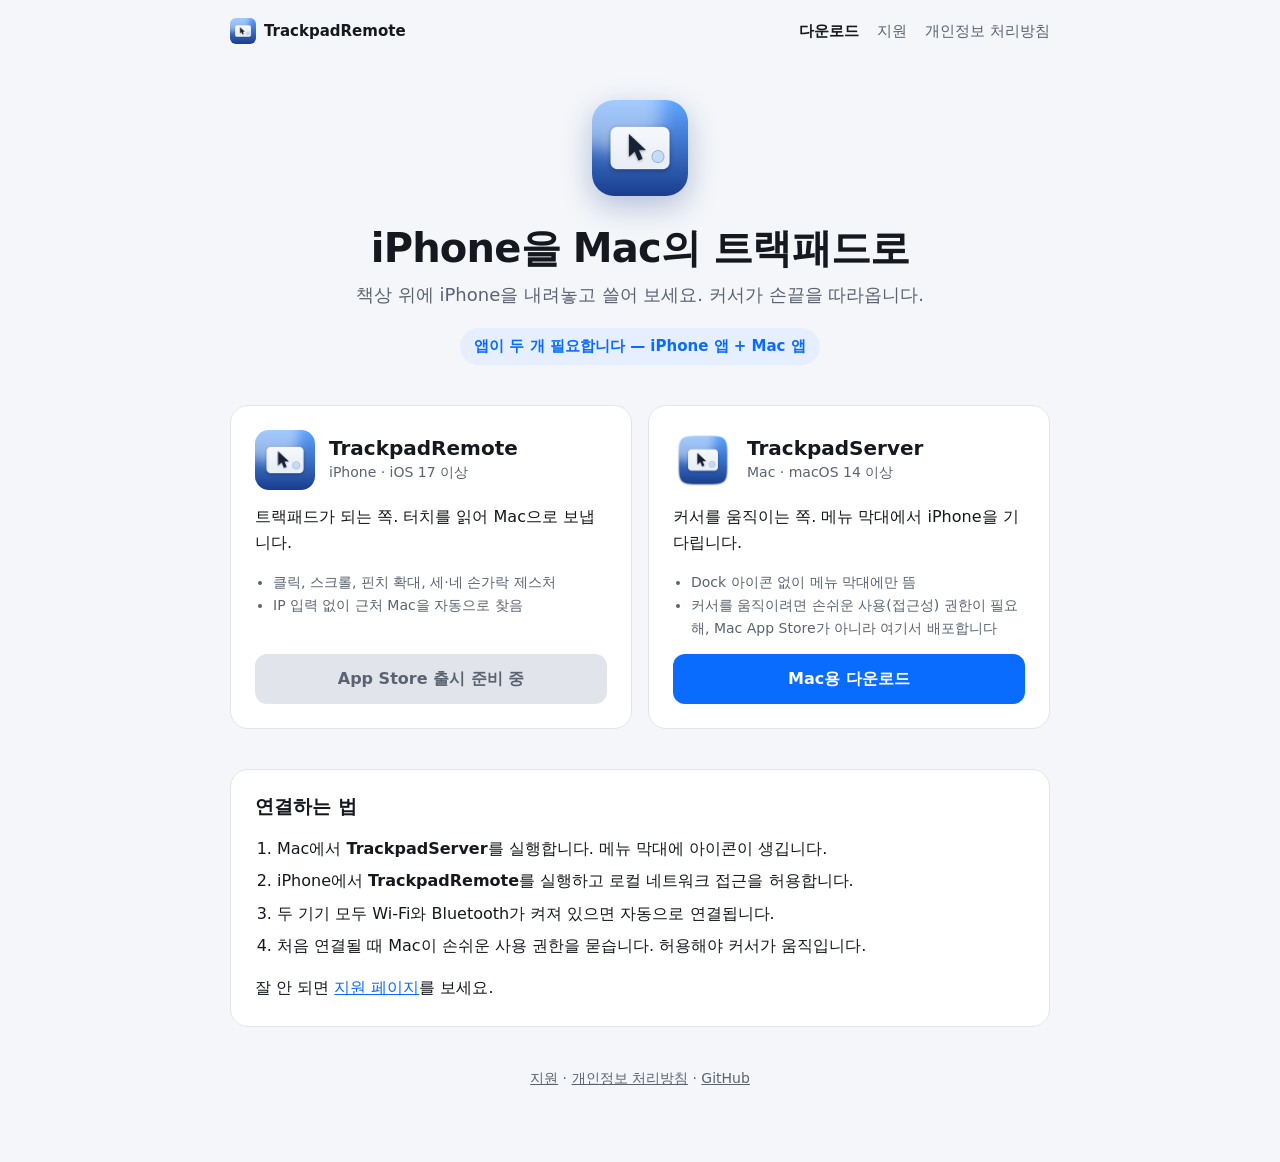
<file: docs/index.html>
<!doctype html>
<html lang="ko">
<head>
<meta charset="utf-8">
<meta name="viewport" content="width=device-width, initial-scale=1">
<title>TrackpadRemote</title>
<meta name="description" content="iPhone을 Mac의 무선 트랙패드로. iPhone 앱과 Mac 앱, 두 개가 함께 동작합니다.">
<!-- Once the iPhone app has an App Store id, also add the Smart App Banner:
     <meta name="apple-itunes-app" content="app-id=XXXXXXXXXX"> -->
<link rel="icon" href="icon-ios.png">
<link rel="apple-touch-icon" href="icon-ios.png">
<link rel="stylesheet" href="style.css">
</head>
<body>
<nav class="nav">
  <a class="brand" href="./"><img src="icon-ios.png" alt="">TrackpadRemote</a>
  <a href="./" aria-current="page">다운로드</a>
  <a href="support/">지원</a>
  <a href="privacy/">개인정보 처리방침</a>
</nav>
<main>
  <header class="hero">
    <img src="icon-ios.png" alt="">
    <h1>iPhone을 Mac의 트랙패드로</h1>
    <p class="lead">책상 위에 iPhone을 내려놓고 쓸어 보세요. 커서가 손끝을 따라옵니다.</p>
    <span class="pair">앱이 두 개 필요합니다 — iPhone 앱 + Mac 앱</span>
  </header>

  <div class="apps">
    <article class="app" id="ios">
      <span class="here-tag">이 기기용</span>
      <div class="app-head">
        <img class="rounded" src="icon-ios.png" alt="">
        <div>
          <h2>TrackpadRemote</h2>
          <p class="platform">iPhone · iOS 17 이상</p>
        </div>
      </div>
      <p>트랙패드가 되는 쪽. 터치를 읽어 Mac으로 보냅니다.</p>
      <ul>
        <li>클릭, 스크롤, 핀치 확대, 세·네 손가락 제스처</li>
        <li>IP 입력 없이 근처 Mac을 자동으로 찾음</li>
      </ul>
      <a class="button" id="ios-link" href="#">App Store에서 받기</a>
    </article>

    <article class="app" id="mac">
      <span class="here-tag">이 기기용</span>
      <div class="app-head">
        <img src="icon-mac.png" alt="">
        <div>
          <h2>TrackpadServer</h2>
          <p class="platform">Mac · macOS 14 이상</p>
        </div>
      </div>
      <p>커서를 움직이는 쪽. 메뉴 막대에서 iPhone을 기다립니다.</p>
      <ul>
        <li>Dock 아이콘 없이 메뉴 막대에만 뜸</li>
        <li>커서를 움직이려면 손쉬운 사용(접근성) 권한이 필요해, Mac App Store가 아니라 여기서 배포합니다</li>
      </ul>
      <a class="button" id="mac-link" href="#">Mac용 다운로드</a>
    </article>
  </div>

  <section class="panel steps">
    <h3>연결하는 법</h3>
    <ol>
      <li>Mac에서 <strong>TrackpadServer</strong>를 실행합니다. 메뉴 막대에 아이콘이 생깁니다.</li>
      <li>iPhone에서 <strong>TrackpadRemote</strong>를 실행하고 로컬 네트워크 접근을 허용합니다.</li>
      <li>두 기기 모두 Wi‑Fi와 Bluetooth가 켜져 있으면 자동으로 연결됩니다.</li>
      <li>처음 연결될 때 Mac이 손쉬운 사용 권한을 묻습니다. 허용해야 커서가 움직입니다.</li>
    </ol>
    <p>잘 안 되면 <a href="support/">지원 페이지</a>를 보세요.</p>
  </section>

  <footer>
    <span><a href="support/">지원</a></span><span><a href="privacy/">개인정보 처리방침</a></span><span><a href="https://github.com/M1zz/TrackpadRemote">GitHub</a></span>
  </footer>
</main>

<script>
  // The only two things to edit when a release ships. Both apps link to this
  // page rather than to a store, so changing these needs no app update.
  const APP_STORE_URL = "";   // e.g. "https://apps.apple.com/app/id0000000000"
  // /releases/latest/download/<asset> always resolves to the newest release's
  // asset of that name, so the button downloads in one click and never needs
  // editing per release — as long as the Mac release stays the newest one and
  // keeps the asset name. Tools/release_mac.sh holds up both ends.
  const MAC_DOWNLOAD_URL = "https://github.com/M1zz/TrackpadRemote/releases/latest/download/TrackpadServer.zip";

  const iosLink = document.getElementById("ios-link");
  if (APP_STORE_URL) {
    iosLink.href = APP_STORE_URL;
  } else {
    iosLink.textContent = "App Store 출시 준비 중";
    iosLink.setAttribute("aria-disabled", "true");
    iosLink.removeAttribute("href");
  }
  document.getElementById("mac-link").href = MAC_DOWNLOAD_URL;

  // People arrive from the other app — the Mac's QR code opens this on an
  // iPhone, an AirDrop from the iPhone opens it on a Mac — so the card for the
  // device in hand goes first. iPadOS reports itself as a Mac; it gets no tag.
  const ua = navigator.userAgent;
  const here = /iPhone|iPod/.test(ua) ? "ios"
             : (/Macintosh/.test(ua) && navigator.maxTouchPoints < 2) ? "mac"
             : null;
  if (here) {
    const card = document.getElementById(here);
    card.classList.add("here");
    card.style.order = "-1";
  }
</script>
</body>
</html>
</file>
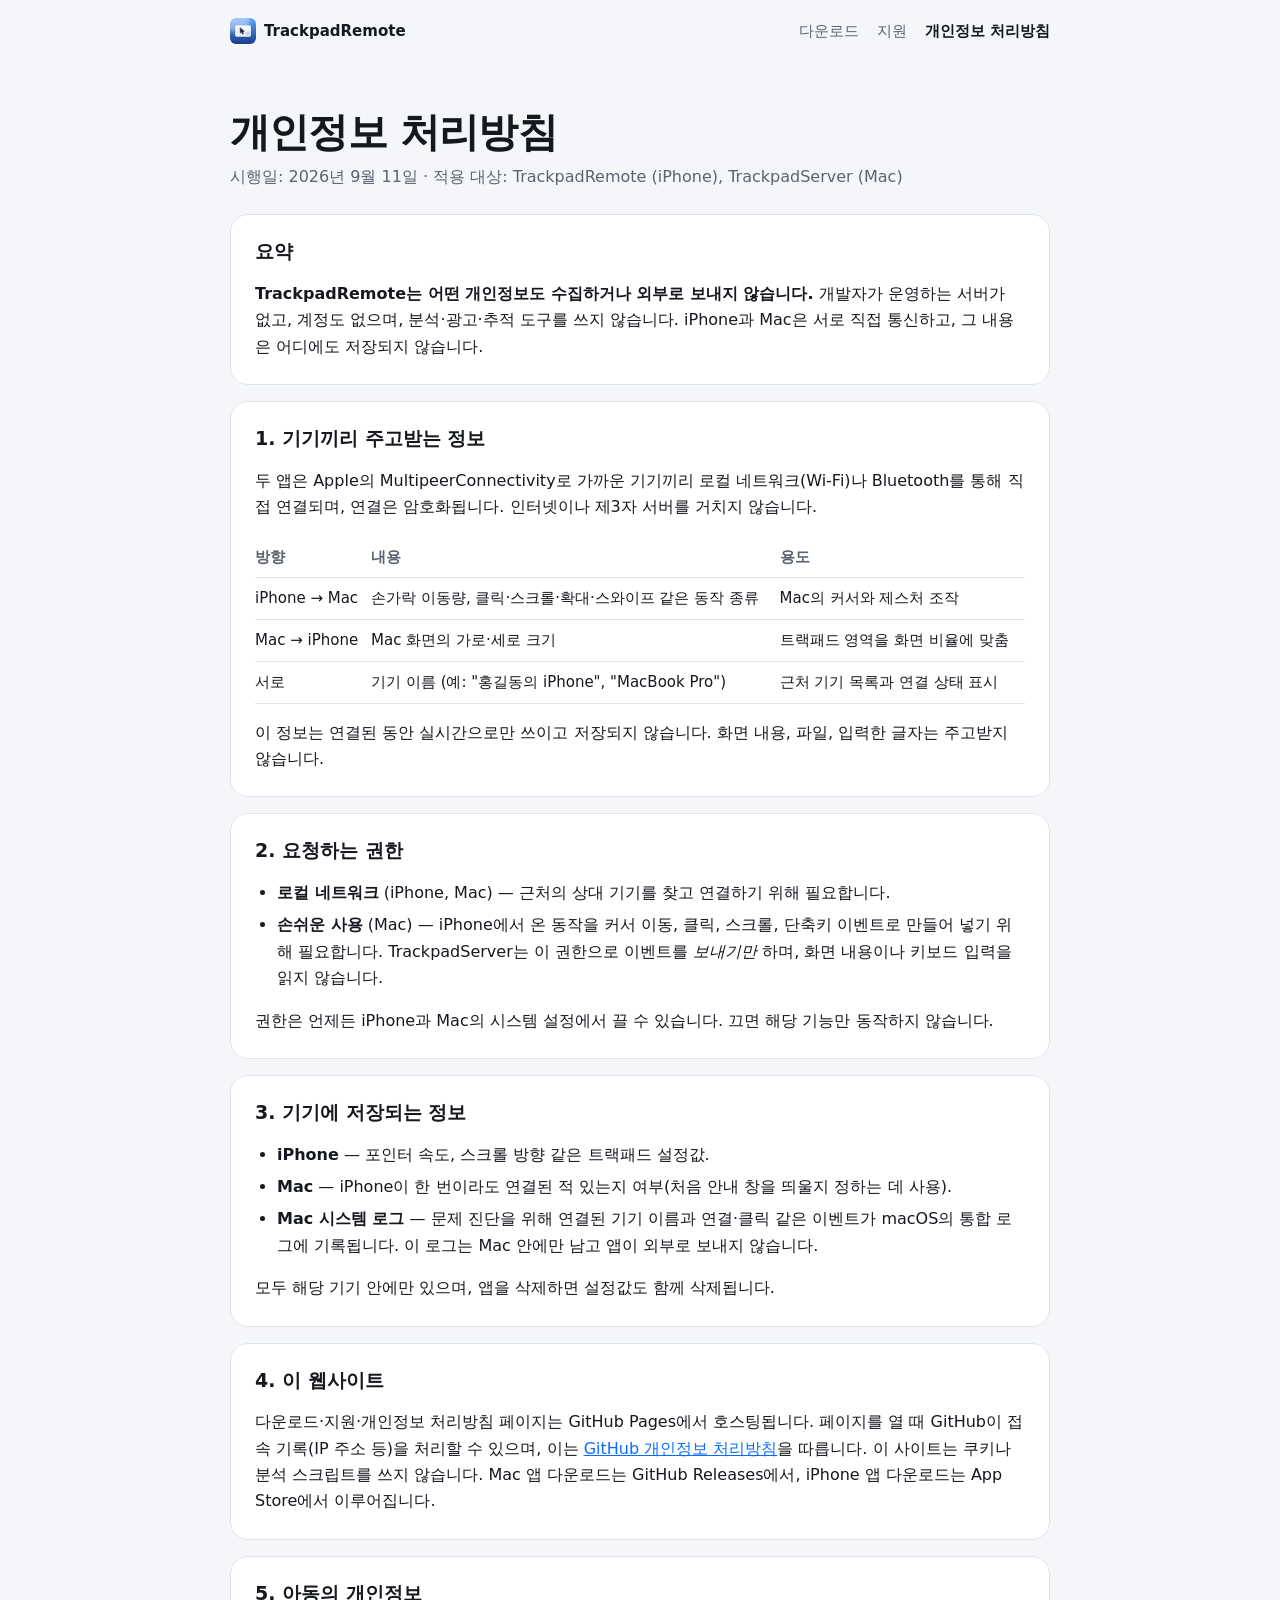
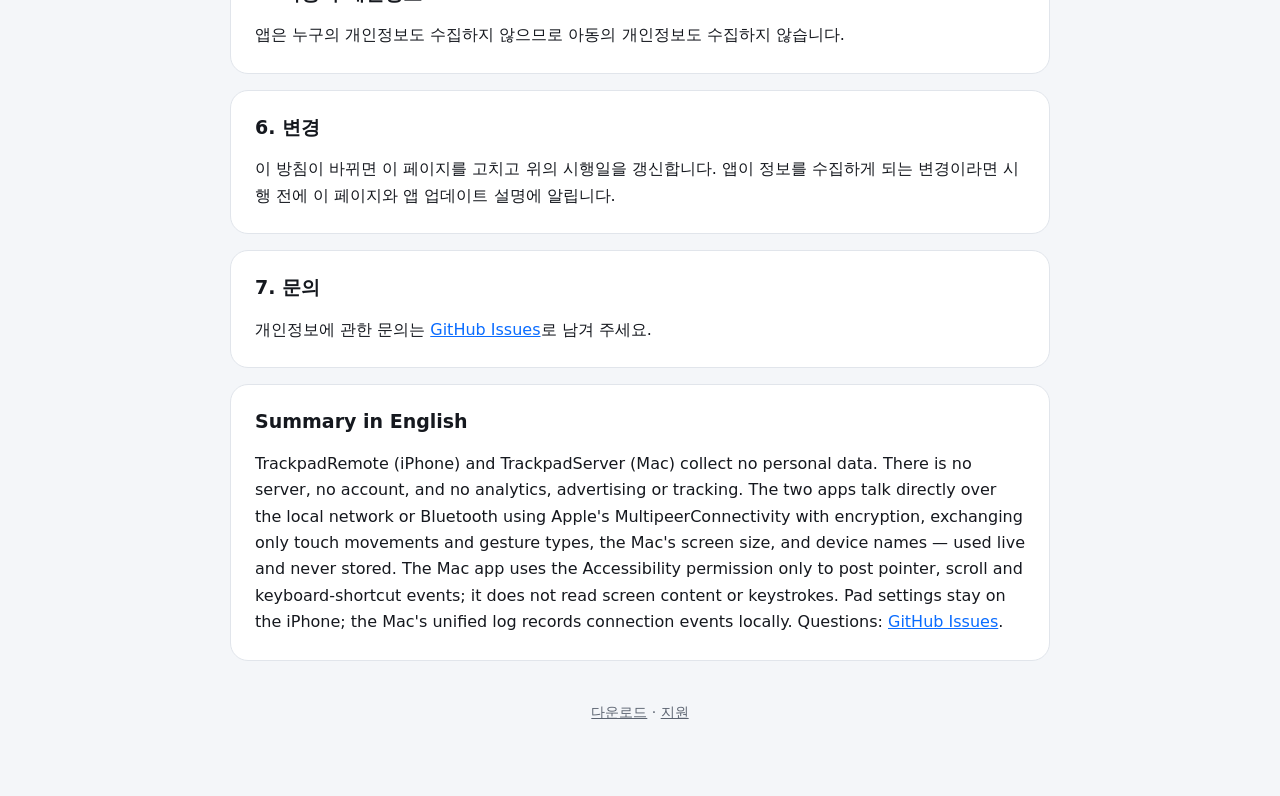
<file: docs/privacy/index.html>
<!doctype html>
<html lang="ko">
<head>
<meta charset="utf-8">
<meta name="viewport" content="width=device-width, initial-scale=1">
<title>TrackpadRemote 개인정보 처리방침</title>
<meta name="description" content="TrackpadRemote(iPhone)와 TrackpadServer(Mac)의 개인정보 처리방침.">
<link rel="icon" href="../icon-ios.png">
<link rel="stylesheet" href="../style.css">
</head>
<body>
<nav class="nav">
  <a class="brand" href="../"><img src="../icon-ios.png" alt="">TrackpadRemote</a>
  <a href="../">다운로드</a>
  <a href="../support/">지원</a>
  <a href="./" aria-current="page">개인정보 처리방침</a>
</nav>
<main class="doc">
  <h1>개인정보 처리방침</h1>
  <p class="meta">시행일: 2026년 9월 11일 · 적용 대상: TrackpadRemote (iPhone), TrackpadServer (Mac)</p>

  <section class="panel">
    <h2>요약</h2>
    <p><strong>TrackpadRemote는 어떤 개인정보도 수집하거나 외부로 보내지 않습니다.</strong>
      개발자가 운영하는 서버가 없고, 계정도 없으며, 분석·광고·추적 도구를 쓰지 않습니다.
      iPhone과 Mac은 서로 직접 통신하고, 그 내용은 어디에도 저장되지 않습니다.</p>
  </section>

  <section class="panel">
    <h2>1. 기기끼리 주고받는 정보</h2>
    <p>두 앱은 Apple의 MultipeerConnectivity로 가까운 기기끼리 로컬 네트워크(Wi‑Fi)나 Bluetooth를 통해 직접 연결되며,
      연결은 암호화됩니다. 인터넷이나 제3자 서버를 거치지 않습니다.</p>
    <div class="table-wrap">
      <table>
        <tr><th>방향</th><th>내용</th><th>용도</th></tr>
        <tr><td>iPhone → Mac</td><td>손가락 이동량, 클릭·스크롤·확대·스와이프 같은 동작 종류</td><td>Mac의 커서와 제스처 조작</td></tr>
        <tr><td>Mac → iPhone</td><td>Mac 화면의 가로·세로 크기</td><td>트랙패드 영역을 화면 비율에 맞춤</td></tr>
        <tr><td>서로</td><td>기기 이름 (예: "홍길동의 iPhone", "MacBook Pro")</td><td>근처 기기 목록과 연결 상태 표시</td></tr>
      </table>
    </div>
    <p>이 정보는 연결된 동안 실시간으로만 쓰이고 저장되지 않습니다. 화면 내용, 파일, 입력한 글자는 주고받지 않습니다.</p>
  </section>

  <section class="panel">
    <h2>2. 요청하는 권한</h2>
    <ul>
      <li><strong>로컬 네트워크</strong> (iPhone, Mac) — 근처의 상대 기기를 찾고 연결하기 위해 필요합니다.</li>
      <li><strong>손쉬운 사용</strong> (Mac) — iPhone에서 온 동작을 커서 이동, 클릭, 스크롤, 단축키 이벤트로 만들어 넣기 위해 필요합니다.
        TrackpadServer는 이 권한으로 이벤트를 <em>보내기만</em> 하며, 화면 내용이나 키보드 입력을 읽지 않습니다.</li>
    </ul>
    <p>권한은 언제든 iPhone과 Mac의 시스템 설정에서 끌 수 있습니다. 끄면 해당 기능만 동작하지 않습니다.</p>
  </section>

  <section class="panel">
    <h2>3. 기기에 저장되는 정보</h2>
    <ul>
      <li><strong>iPhone</strong> — 포인터 속도, 스크롤 방향 같은 트랙패드 설정값.</li>
      <li><strong>Mac</strong> — iPhone이 한 번이라도 연결된 적 있는지 여부(처음 안내 창을 띄울지 정하는 데 사용).</li>
      <li><strong>Mac 시스템 로그</strong> — 문제 진단을 위해 연결된 기기 이름과 연결·클릭 같은 이벤트가 macOS의 통합 로그에 기록됩니다.
        이 로그는 Mac 안에만 남고 앱이 외부로 보내지 않습니다.</li>
    </ul>
    <p>모두 해당 기기 안에만 있으며, 앱을 삭제하면 설정값도 함께 삭제됩니다.</p>
  </section>

  <section class="panel">
    <h2>4. 이 웹사이트</h2>
    <p>다운로드·지원·개인정보 처리방침 페이지는 GitHub Pages에서 호스팅됩니다. 페이지를 열 때 GitHub이 접속 기록(IP 주소 등)을 처리할 수 있으며,
      이는 <a href="https://docs.github.com/site-policy/privacy-policies/github-general-privacy-statement">GitHub 개인정보 처리방침</a>을 따릅니다.
      이 사이트는 쿠키나 분석 스크립트를 쓰지 않습니다. Mac 앱 다운로드는 GitHub Releases에서, iPhone 앱 다운로드는 App Store에서 이루어집니다.</p>
  </section>

  <section class="panel">
    <h2>5. 아동의 개인정보</h2>
    <p>앱은 누구의 개인정보도 수집하지 않으므로 아동의 개인정보도 수집하지 않습니다.</p>
  </section>

  <section class="panel">
    <h2>6. 변경</h2>
    <p>이 방침이 바뀌면 이 페이지를 고치고 위의 시행일을 갱신합니다. 앱이 정보를 수집하게 되는 변경이라면 시행 전에 이 페이지와 앱 업데이트 설명에 알립니다.</p>
  </section>

  <section class="panel">
    <h2>7. 문의</h2>
    <p>개인정보에 관한 문의는 <a href="https://github.com/M1zz/TrackpadRemote/issues">GitHub Issues</a>로 남겨 주세요.</p>
  </section>

  <section class="panel" lang="en">
    <h2>Summary in English</h2>
    <p>TrackpadRemote (iPhone) and TrackpadServer (Mac) collect no personal data. There is no server, no account, and no analytics,
      advertising or tracking. The two apps talk directly over the local network or Bluetooth using Apple's MultipeerConnectivity with
      encryption, exchanging only touch movements and gesture types, the Mac's screen size, and device names — used live and never stored.
      The Mac app uses the Accessibility permission only to post pointer, scroll and keyboard-shortcut events; it does not read screen content or keystrokes.
      Pad settings stay on the iPhone; the Mac's unified log records connection events locally. Questions: <a href="https://github.com/M1zz/TrackpadRemote/issues">GitHub Issues</a>.</p>
  </section>

  <footer>
    <span><a href="../">다운로드</a></span><span><a href="../support/">지원</a></span>
  </footer>
</main>
</body>
</html>
</file>
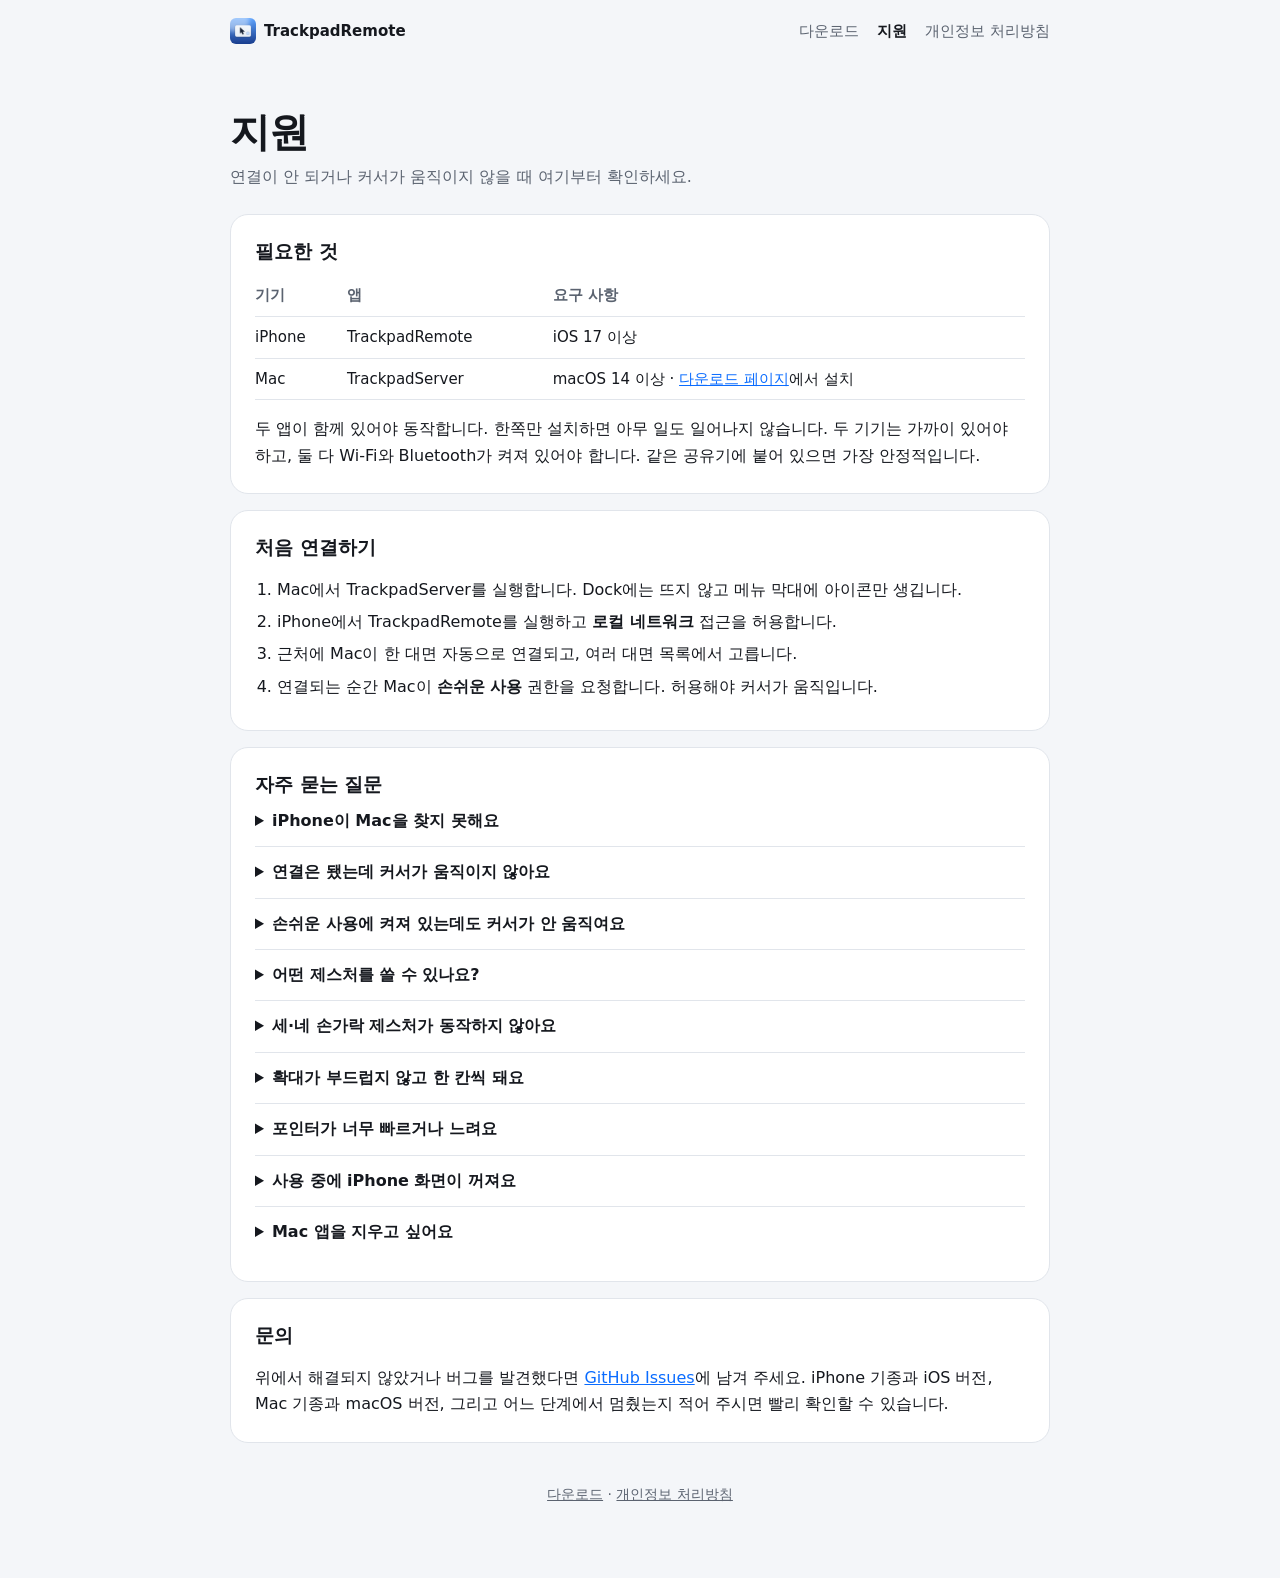
<file: docs/support/index.html>
<!doctype html>
<html lang="ko">
<head>
<meta charset="utf-8">
<meta name="viewport" content="width=device-width, initial-scale=1">
<title>TrackpadRemote 지원</title>
<meta name="description" content="TrackpadRemote 설치, 연결, 권한 문제 해결과 문의 방법.">
<link rel="icon" href="../icon-ios.png">
<link rel="stylesheet" href="../style.css">
</head>
<body>
<nav class="nav">
  <a class="brand" href="../"><img src="../icon-ios.png" alt="">TrackpadRemote</a>
  <a href="../">다운로드</a>
  <a href="./" aria-current="page">지원</a>
  <a href="../privacy/">개인정보 처리방침</a>
</nav>
<main class="doc">
  <h1>지원</h1>
  <p class="meta">연결이 안 되거나 커서가 움직이지 않을 때 여기부터 확인하세요.</p>

  <section class="panel">
    <h2>필요한 것</h2>
    <div class="table-wrap">
      <table>
        <tr><th>기기</th><th>앱</th><th>요구 사항</th></tr>
        <tr><td>iPhone</td><td>TrackpadRemote</td><td>iOS 17 이상</td></tr>
        <tr><td>Mac</td><td>TrackpadServer</td><td>macOS 14 이상 · <a href="../">다운로드 페이지</a>에서 설치</td></tr>
      </table>
    </div>
    <p>두 앱이 함께 있어야 동작합니다. 한쪽만 설치하면 아무 일도 일어나지 않습니다.
      두 기기는 가까이 있어야 하고, 둘 다 Wi‑Fi와 Bluetooth가 켜져 있어야 합니다.
      같은 공유기에 붙어 있으면 가장 안정적입니다.</p>
  </section>

  <section class="panel">
    <h2>처음 연결하기</h2>
    <ol>
      <li>Mac에서 TrackpadServer를 실행합니다. Dock에는 뜨지 않고 메뉴 막대에 아이콘만 생깁니다.</li>
      <li>iPhone에서 TrackpadRemote를 실행하고 <strong>로컬 네트워크</strong> 접근을 허용합니다.</li>
      <li>근처에 Mac이 한 대면 자동으로 연결되고, 여러 대면 목록에서 고릅니다.</li>
      <li>연결되는 순간 Mac이 <strong>손쉬운 사용</strong> 권한을 요청합니다. 허용해야 커서가 움직입니다.</li>
    </ol>
  </section>

  <section class="panel faq">
    <h2>자주 묻는 질문</h2>

    <details>
      <summary>iPhone이 Mac을 찾지 못해요</summary>
      <ul>
        <li>Mac 메뉴 막대에 TrackpadServer 아이콘이 있는지 확인하세요. 없으면 앱을 다시 실행합니다.</li>
        <li>iPhone <strong>설정 › 개인정보 보호 및 보안 › 로컬 네트워크</strong>에서 TrackpadRemote가 켜져 있는지 확인하세요.
          처음 실행할 때 "허용 안 함"을 눌렀다면 여기서 켜야 합니다.</li>
        <li>두 기기 모두 Wi‑Fi와 Bluetooth를 켜세요. 비행기 모드나 개인용 핫스폿 연결 중에는 찾지 못할 수 있습니다.</li>
        <li>회사·학교 Wi‑Fi는 기기끼리의 통신을 막아 두기도 합니다. 그럴 땐 Wi‑Fi를 켠 채 Bluetooth만으로도 연결되는지 확인해 보세요.</li>
        <li>다른 iPhone이 이미 그 Mac에 연결되어 있으면 새 연결을 받지 않습니다. 한 번에 한 대만 연결됩니다.</li>
      </ul>
    </details>

    <details>
      <summary>연결은 됐는데 커서가 움직이지 않아요</summary>
      <p>Mac의 손쉬운 사용 권한이 없는 경우입니다. 이때 메뉴 막대 아이콘이 <strong>경고 삼각형</strong>으로 바뀝니다.</p>
      <ol>
        <li>메뉴 막대 아이콘 › <strong>Open Accessibility Settings…</strong>를 누릅니다.</li>
        <li>목록에서 TrackpadServer를 켭니다.</li>
      </ol>
    </details>

    <details>
      <summary>손쉬운 사용에 켜져 있는데도 커서가 안 움직여요</summary>
      <p>앱을 새 버전으로 바꾸면 목록에는 켜진 채로 남아 있어도 macOS가 권한을 인정하지 않을 수 있습니다.</p>
      <ol>
        <li><strong>시스템 설정 › 개인정보 보호 및 보안 › 손쉬운 사용</strong>에서 TrackpadServer를 선택하고 <kbd>−</kbd> 버튼으로 지웁니다.</li>
        <li>TrackpadServer를 종료했다가 다시 실행하고, iPhone을 연결해 권한을 다시 허용합니다.</li>
      </ol>
    </details>

    <details>
      <summary>어떤 제스처를 쓸 수 있나요?</summary>
      <div class="table-wrap">
        <table>
          <tr><th>제스처</th><th>동작</th></tr>
          <tr><td>한 손가락 이동 / 탭</td><td>커서 이동 / 클릭 (빠르게 두세 번 탭하면 더블·트리플 클릭)</td></tr>
          <tr><td>두 번 탭한 채로 끌기</td><td>드래그</td></tr>
          <tr><td>두 손가락 탭</td><td>우클릭</td></tr>
          <tr><td>두 손가락 이동 / 오므리기·벌리기</td><td>스크롤 / 축소·확대</td></tr>
          <tr><td>세 손가락 탭</td><td>찾아보기 (포인터 아래 단어의 사전)</td></tr>
          <tr><td>세·네 손가락 위 / 아래</td><td>Mission Control / App Exposé</td></tr>
          <tr><td>세·네 손가락 좌우</td><td>데스크탑(스페이스) 전환</td></tr>
          <tr><td>엄지와 세 손가락 오므리기 / 벌리기</td><td>Launchpad(Apps) / 데스크탑 보기</td></tr>
        </table>
      </div>
    </details>

    <details>
      <summary>세·네 손가락 제스처가 동작하지 않아요</summary>
      <p>이 제스처들은 macOS의 기본 키보드 단축키로 전달됩니다. 단축키를 바꾸거나 껐다면 해당 동작이 일어나지 않습니다.</p>
      <p><strong>시스템 설정 › 키보드 › 키보드 단축키</strong>에서 다음 항목이 켜져 있는지 확인하세요.</p>
      <ul>
        <li>Mission Control › Mission Control — <kbd>⌃↑</kbd> (위로 스와이프)</li>
        <li>Mission Control › 응용 프로그램 윈도우 — <kbd>⌃↓</kbd> (아래로 스와이프)</li>
        <li>Mission Control › 왼쪽/오른쪽 스페이스로 이동 — <kbd>⌃←</kbd> <kbd>⌃→</kbd> (좌우 스와이프)</li>
        <li>Mission Control › 데스크탑 보기 — <kbd>F11</kbd> (네 손가락 벌리기)</li>
        <li>손쉬운 사용 또는 서비스 › 사전에서 찾아보기 — <kbd>⌃⌘D</kbd> (세 손가락 탭)</li>
      </ul>
      <p>iPhone 앱 <strong>설정</strong>에서 스와이프 자체가 꺼져 있지 않은지도 확인하세요.</p>
    </details>

    <details>
      <summary>확대가 부드럽지 않고 한 칸씩 돼요</summary>
      <p>의도된 동작입니다. 핀치는 <kbd>⌘=</kbd> / <kbd>⌘-</kbd> 단축키로 전달되므로 앱의 확대 단계를 따라 움직입니다.
        iPhone 앱 설정의 <strong>핀치 민감도</strong>로 한 칸에 필요한 거리를 조절할 수 있습니다.</p>
    </details>

    <details>
      <summary>포인터가 너무 빠르거나 느려요</summary>
      <p>iPhone 앱의 <strong>설정</strong>(연결 화면 오른쪽 위 슬라이더 아이콘)에서 포인터 속도, 가속, 스크롤 속도와 방향을 바꿀 수 있습니다.</p>
    </details>

    <details>
      <summary>사용 중에 iPhone 화면이 꺼져요</summary>
      <p>TrackpadRemote는 실행 중에 화면이 자동으로 꺼지지 않게 합니다. 그래도 꺼진다면 저전력 모드이거나 앱이 백그라운드로 간 경우입니다.
        앱을 다시 열면 자동으로 다시 연결됩니다.</p>
    </details>

    <details>
      <summary>Mac 앱을 지우고 싶어요</summary>
      <ol>
        <li>메뉴 막대 아이콘 › <strong>Quit</strong>으로 종료합니다.</li>
        <li>응용 프로그램 폴더의 TrackpadServer를 휴지통으로 옮깁니다.</li>
        <li><strong>시스템 설정 › 개인정보 보호 및 보안 › 손쉬운 사용</strong>에서 TrackpadServer 항목을 지웁니다.</li>
      </ol>
    </details>
  </section>

  <section class="panel">
    <h2>문의</h2>
    <p>위에서 해결되지 않았거나 버그를 발견했다면 <a href="https://github.com/M1zz/TrackpadRemote/issues">GitHub Issues</a>에 남겨 주세요.
      iPhone 기종과 iOS 버전, Mac 기종과 macOS 버전, 그리고 어느 단계에서 멈췄는지 적어 주시면 빨리 확인할 수 있습니다.</p>
  </section>

  <footer>
    <span><a href="../">다운로드</a></span><span><a href="../privacy/">개인정보 처리방침</a></span>
  </footer>
</main>
</body>
</html>
</file>
<file: docs/style.css>
:root {
  --bg: #f4f6f9;
  --card: #ffffff;
  --text: #15181e;
  --muted: #5b6370;
  --line: #e1e5eb;
  --accent: #0a6cff;
  --accent-soft: #e6efff;
  color-scheme: light dark;
}
@media (prefers-color-scheme: dark) {
  :root {
    --bg: #0c0e13;
    --card: #161920;
    --text: #eef0f4;
    --muted: #98a0ac;
    --line: #262a33;
    --accent: #3b8bff;
    --accent-soft: #19263d;
  }
}
* { box-sizing: border-box; }
body {
  margin: 0;
  background: var(--bg);
  color: var(--text);
  font: 16px/1.65 -apple-system, BlinkMacSystemFont, "Apple SD Gothic Neo", system-ui, sans-serif;
  -webkit-font-smoothing: antialiased;
}
a { color: var(--accent); }
main { max-width: 860px; margin: 0 auto; padding: 56px 20px 72px; }

/* Top bar shared by every page */
.nav { display: flex; flex-wrap: wrap; align-items: center; gap: 6px 18px; max-width: 860px; margin: 0 auto; padding: 18px 20px 0; font-size: 15px; }
.nav .brand { display: flex; align-items: center; gap: 8px; margin-right: auto; color: var(--text); font-weight: 700; text-decoration: none; }
.nav .brand img { width: 26px; height: 26px; border-radius: 6px; }
.nav a:not(.brand) { color: var(--muted); text-decoration: none; }
.nav a[aria-current="page"] { color: var(--text); font-weight: 600; }

/* Landing */
header.hero { text-align: center; margin-bottom: 40px; }
header.hero img { width: 96px; height: 96px; border-radius: 22px; box-shadow: 0 10px 30px rgba(10, 50, 140, .28); }
h1 { font-size: clamp(28px, 6vw, 40px); line-height: 1.2; margin: 20px 0 8px; letter-spacing: -0.02em; }
.lead { margin: 0; color: var(--muted); font-size: 18px; }
.pair {
  display: inline-block; margin-top: 18px; padding: 6px 14px; border-radius: 999px;
  background: var(--accent-soft); color: var(--accent); font-weight: 600; font-size: 15px;
}
.apps { display: grid; grid-template-columns: repeat(auto-fit, minmax(260px, 1fr)); gap: 16px; }
.app {
  position: relative; display: flex; flex-direction: column; gap: 14px;
  padding: 24px; border-radius: 18px; background: var(--card); border: 1px solid var(--line);
}
.app.here { border-color: var(--accent); box-shadow: 0 0 0 1px var(--accent); }
.here-tag { display: none; position: absolute; top: 18px; right: 20px; font-size: 13px; font-weight: 600; color: var(--accent); }
.app.here .here-tag { display: block; }
.app-head { display: flex; align-items: center; gap: 14px; }
.app-head img { width: 60px; height: 60px; flex: none; }
.app-head img.rounded { border-radius: 14px; }
.app h2 { margin: 0; font-size: 20px; line-height: 1.3; }
.platform { margin: 0; color: var(--muted); font-size: 14px; }
.app p { margin: 0; }
.app ul { margin: 0; padding-left: 18px; color: var(--muted); font-size: 14px; }
.button {
  margin-top: auto; display: block; padding: 12px 16px; border-radius: 12px;
  background: var(--accent); color: #fff; text-align: center; font-weight: 600; text-decoration: none;
}
.button[aria-disabled="true"] { background: var(--line); color: var(--muted); pointer-events: none; }

/* Cards of prose: the landing's steps, and every section of the doc pages */
.panel { margin-top: 16px; padding: 24px; border-radius: 18px; background: var(--card); border: 1px solid var(--line); }
.panel > :first-child { margin-top: 0; }
.panel > :last-child { margin-bottom: 0; }
.panel h2, .panel h3 { font-size: 19px; line-height: 1.35; margin: 0 0 10px; }
.panel ol, .panel ul { padding-left: 22px; }
.panel li { margin: 6px 0; }
.steps { margin-top: 40px; }

/* Doc pages */
.doc h1 { margin-top: 8px; }
.doc .meta { color: var(--muted); margin: 0 0 24px; }
.faq details { border-top: 1px solid var(--line); padding: 12px 0; }
.faq details:first-of-type { border-top: 0; padding-top: 0; }
.faq summary { cursor: pointer; font-weight: 600; }
.faq details > :not(summary) { color: var(--muted); }
.faq details p, .faq details ol, .faq details ul { margin: 8px 0 0; }
code, kbd { font: 0.9em ui-monospace, SFMono-Regular, Menlo, monospace; background: var(--accent-soft); padding: 1px 5px; border-radius: 5px; }
table { width: 100%; border-collapse: collapse; font-size: 15px; }
th, td { text-align: left; padding: 8px 10px 8px 0; border-bottom: 1px solid var(--line); vertical-align: top; }
th { color: var(--muted); font-weight: 600; }
.table-wrap { overflow-x: auto; }

footer { margin-top: 40px; text-align: center; color: var(--muted); font-size: 14px; }
footer a { color: inherit; }
footer span + span::before { content: " · "; }
</file>
